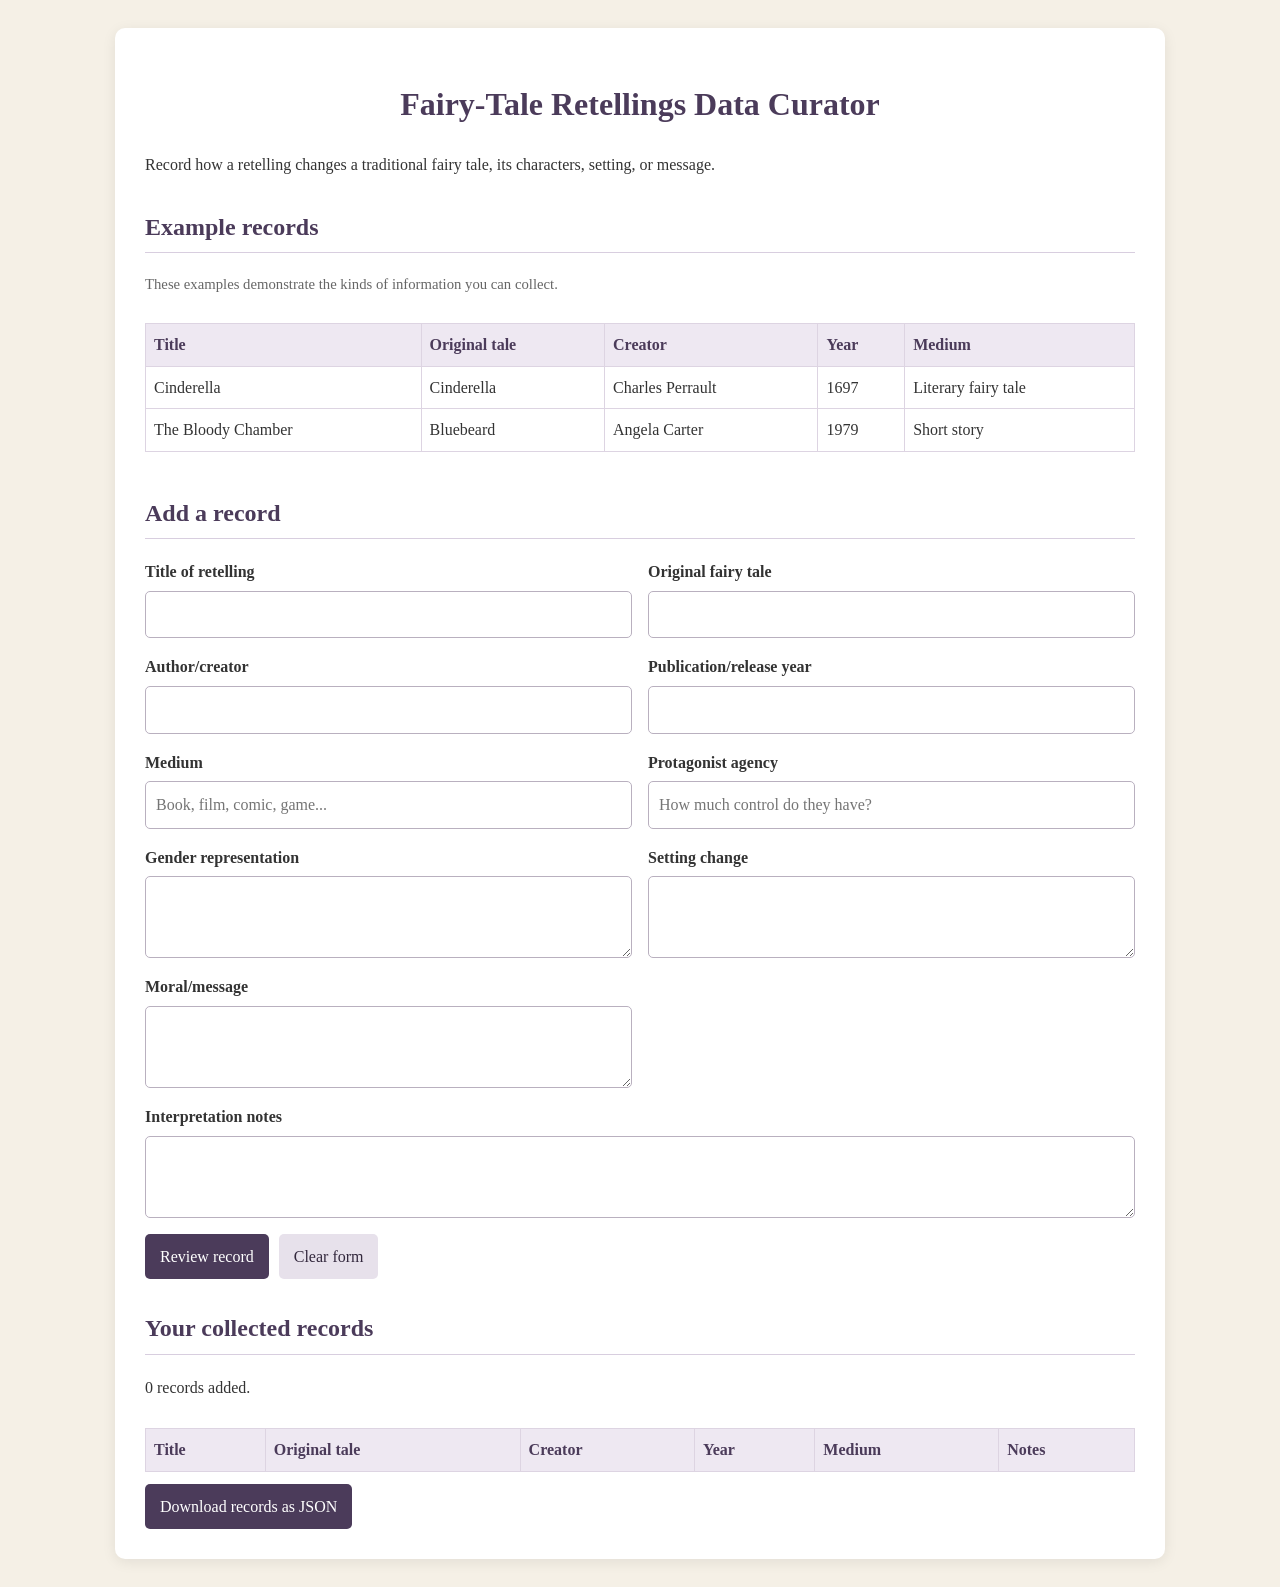
<file: python-libraries/index.html>
<!DOCTYPE html>
<html lang="en">
<head>
  <meta charset="UTF-8">
  <meta name="viewport" content="width=device-width, initial-scale=1.0">
  <title>Fairy-Tale Retellings Data Curator</title>
  <link rel="stylesheet" href="styles.css">
  <script src="script.js" defer></script>
</head>
<body>
  <main class="container">
    <h1>Fairy-Tale Retellings Data Curator</h1>
    <p>Record how a retelling changes a traditional fairy tale, its characters, setting, or message.</p>

    <section>
      <h2>Example records</h2>
      <p class="small">These examples demonstrate the kinds of information you can collect.</p>
      <div class="table-wrap">
        <table>
          <thead><tr><th>Title</th><th>Original tale</th><th>Creator</th><th>Year</th><th>Medium</th></tr></thead>
          <tbody id="example-records"></tbody>
        </table>
      </div>
    </section>

    <section>
      <h2>Add a record</h2>
      <form id="record-form">
        <div class="form-grid">
          <label>Title of retelling <input name="title" required></label>
          <label>Original fairy tale <input name="original_tale" required></label>
          <label>Author/creator <input name="creator" required></label>
          <label>Publication/release year <input name="year" inputmode="numeric" required></label>
          <label>Medium <input name="medium" placeholder="Book, film, comic, game..." required></label>
          <label>Protagonist agency <input name="protagonist_agency" placeholder="How much control do they have?" required></label>
          <label>Gender representation <textarea name="gender_representation" required></textarea></label>
          <label>Setting change <textarea name="setting_change" required></textarea></label>
          <label>Moral/message <textarea name="moral_message" required></textarea></label>
          <label class="wide">Interpretation notes <textarea name="adaptation_notes" required></textarea></label>
        </div>
        <div class="actions">
          <button type="submit">Review record</button>
          <button type="button" id="clear-form" class="secondary">Clear form</button>
        </div>
      </form>
      <div id="review-panel" class="review hidden" aria-live="polite">
        <h3>Review this record</h3>
        <dl id="review-details"></dl>
        <div class="actions">
          <button type="button" id="confirm-record">Confirm and add</button>
          <button type="button" id="edit-record" class="secondary">Edit record</button>
        </div>
      </div>
      <p id="status" role="status"></p>
    </section>

    <section>
      <h2>Your collected records</h2>
      <p id="record-count">0 records added.</p>
      <div class="table-wrap">
        <table>
          <thead><tr><th>Title</th><th>Original tale</th><th>Creator</th><th>Year</th><th>Medium</th><th>Notes</th></tr></thead>
          <tbody id="collected-records"></tbody>
        </table>
      </div>
      <button type="button" id="download-json">Download records as JSON</button>
    </section>
  </main>
</body>
</html>
</file>
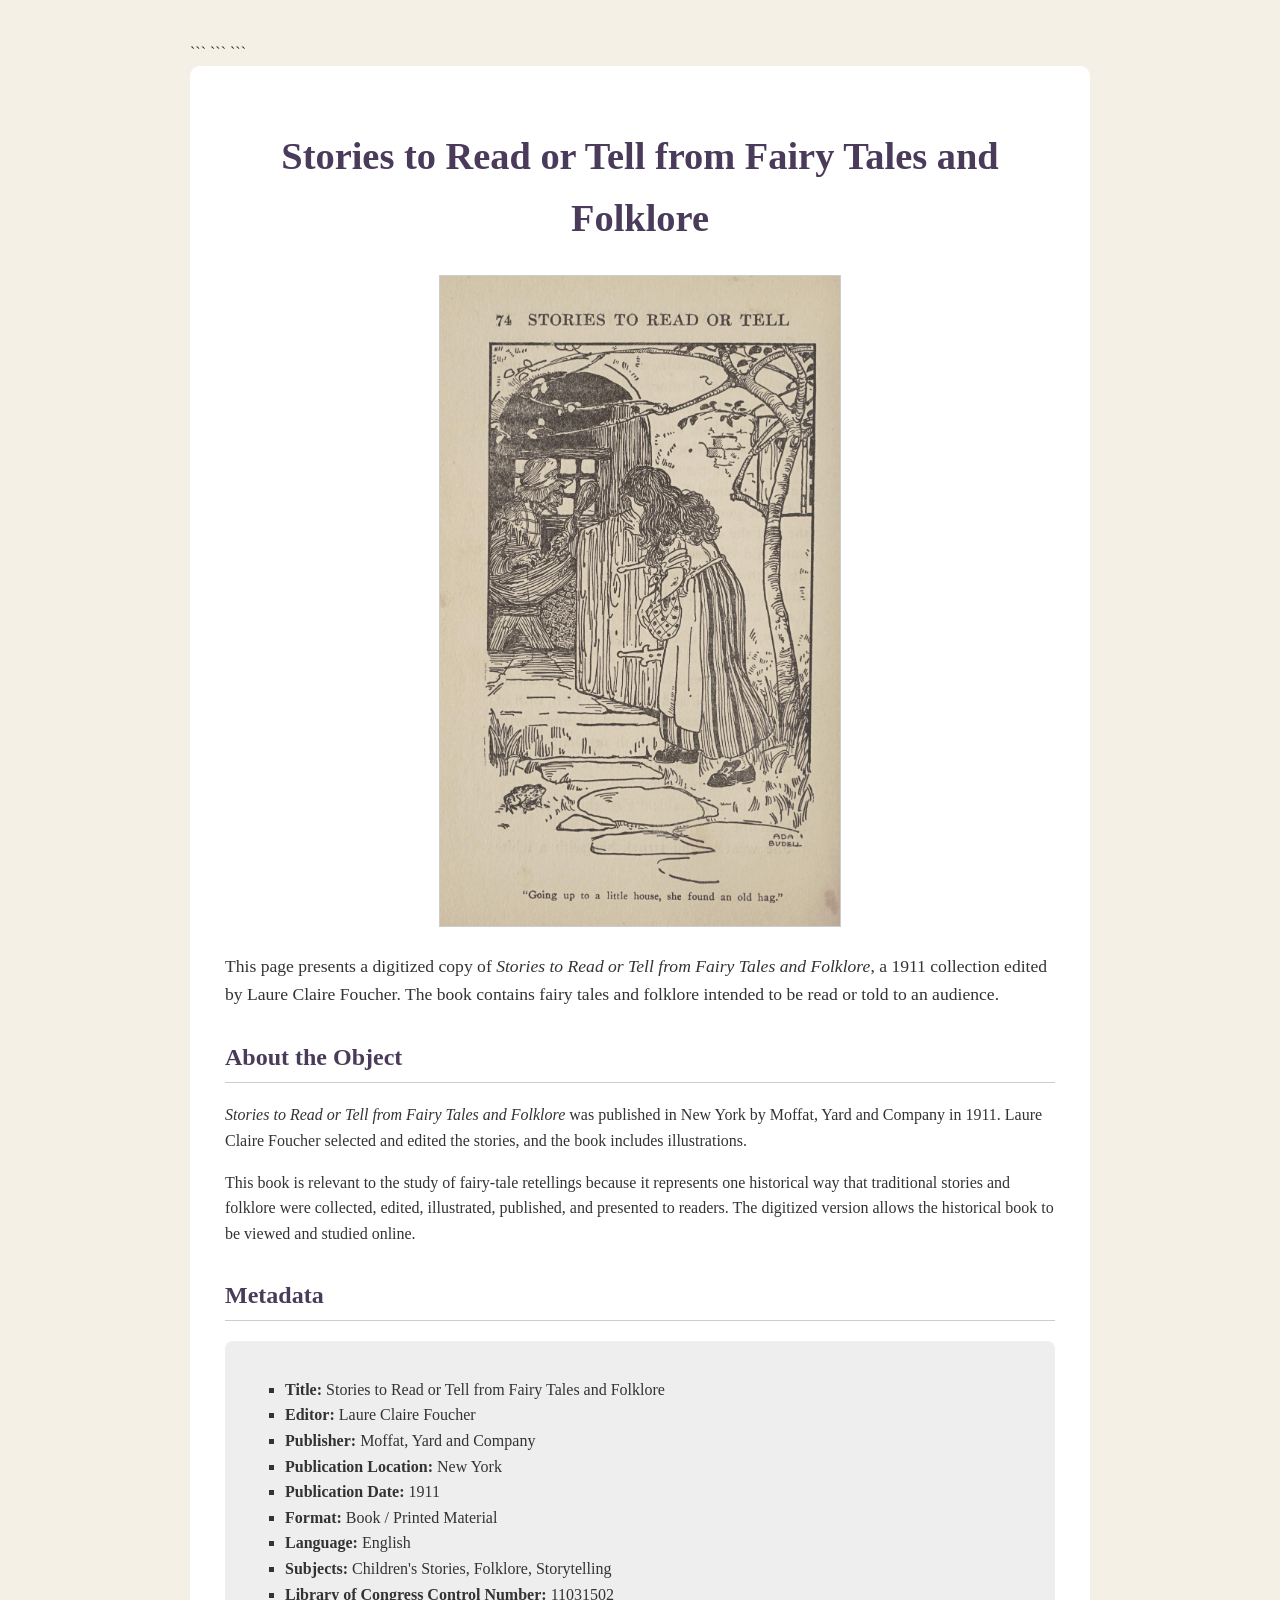
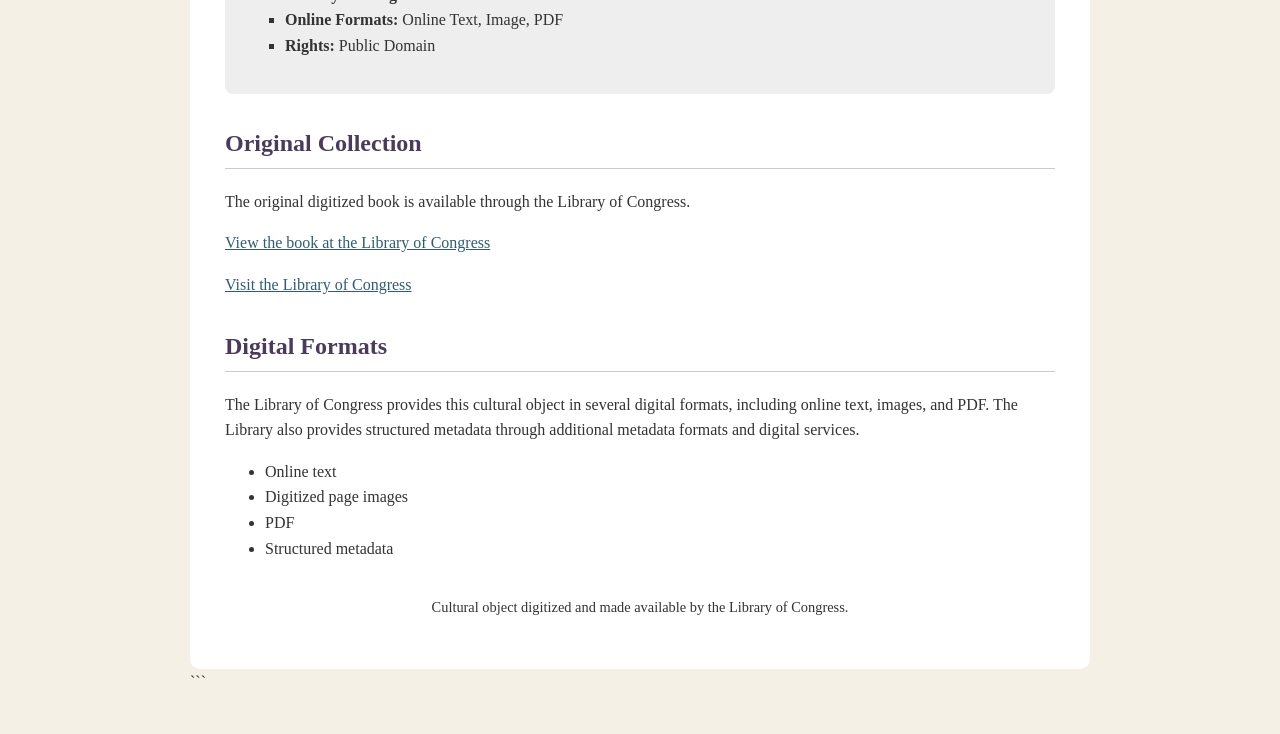
<file: source-and-style/index.html>
<!DOCTYPE html>

<html lang="en">

<head>
    <meta charset="UTF-8">
    <meta name="viewport" content="width=device-width, initial-scale=1.0">

```
<title>Stories to Read or Tell from Fairy Tales and Folklore</title>

<style>
    body {
        font-family: Georgia, serif;
        background-color: #f5f0e6;
        color: #333;
        max-width: 900px;
        margin: auto;
        padding: 40px;
        line-height: 1.6;
    }

    .container {
        background-color: white;
        padding: 35px;
        border-radius: 10px;
    }

    h1 {
        text-align: center;
        font-size: 2.4em;
        color: #4b3b5a;
    }

    h2 {
        color: #4b3b5a;
        border-bottom: 1px solid #ccc;
        padding-bottom: 5px;
        margin-top: 30px;
    }

    .object-image {
        display: block;
        max-width: 100%;
        max-height: 650px;
        margin: 25px auto;
        border: 1px solid #ccc;
    }

    .description {
        font-size: 1.1em;
    }

    .metadata {
        background-color: #eee;
        padding: 20px;
        border-radius: 8px;
    }

    .metadata ul {
        list-style-type: square;
    }

    a {
        color: #315b72;
    }

    .footer {
        margin-top: 35px;
        font-size: 0.9em;
        text-align: center;
    }
</style>
```

</head>

<body>

```
<div class="container">

    <h1>
        Stories to Read or Tell from Fairy Tales and Folklore
    </h1>

	<img
    src="images/fairy-tale-book.jpg"
    alt="Digitized page from Stories to Read or Tell from Fairy Tales and Folklore"
    class="object-image"
	>

    <p class="description">
        This page presents a digitized copy of
        <em>Stories to Read or Tell from Fairy Tales and Folklore</em>,
        a 1911 collection edited by Laure Claire Foucher. The book
        contains fairy tales and folklore intended to be read or told
        to an audience.
    </p>

   

    <h2>About the Object</h2>

    <p>
        <em>Stories to Read or Tell from Fairy Tales and Folklore</em>
        was published in New York by Moffat, Yard and Company in 1911.
        Laure Claire Foucher selected and edited the stories, and the
        book includes illustrations.
    </p>

    <p>
        This book is relevant to the study of fairy-tale retellings
        because it represents one historical way that traditional
        stories and folklore were collected, edited, illustrated,
        published, and presented to readers. The digitized version
        allows the historical book to be viewed and studied online.
    </p>

    <h2>Metadata</h2>

    <div class="metadata">

        <ul>
            <li>
                <strong>Title:</strong>
                Stories to Read or Tell from Fairy Tales and Folklore
            </li>

            <li>
                <strong>Editor:</strong>
                Laure Claire Foucher
            </li>

            <li>
                <strong>Publisher:</strong>
                Moffat, Yard and Company
            </li>

            <li>
                <strong>Publication Location:</strong>
                New York
            </li>

            <li>
                <strong>Publication Date:</strong>
                1911
            </li>

            <li>
                <strong>Format:</strong>
                Book / Printed Material
            </li>

            <li>
                <strong>Language:</strong>
                English
            </li>

            <li>
                <strong>Subjects:</strong>
                Children's Stories, Folklore, Storytelling
            </li>

            <li>
                <strong>Library of Congress Control Number:</strong>
                11031502
            </li>

            <li>
                <strong>Online Formats:</strong>
                Online Text, Image, PDF
            </li>

            <li>
                <strong>Rights:</strong>
                Public Domain
            </li>

        </ul>

    </div>

    <h2>Original Collection</h2>

    <p>
        The original digitized book is available through the
        Library of Congress.
    </p>

    <p>
        <a
            href="https://www.loc.gov/item/11031502/"
            target="_blank"
        >
            View the book at the Library of Congress
        </a>
    </p>

    <p>
        <a
            href="https://www.loc.gov/"
            target="_blank"
        >
            Visit the Library of Congress
        </a>
    </p>

    <h2>Digital Formats</h2>

    <p>
        The Library of Congress provides this cultural object in
        several digital formats, including online text, images,
        and PDF. The Library also provides structured metadata
        through additional metadata formats and digital services.
    </p>

    <ul>
        <li>Online text</li>
        <li>Digitized page images</li>
        <li>PDF</li>
        <li>Structured metadata</li>
    </ul>

    <div class="footer">
        <p>
            Cultural object digitized and made available by the
            Library of Congress.
        </p>
    </div>

</div>
```

</body>
</html>
</file>
<file: python-libraries/styles.css>
* { box-sizing: border-box; }

body {
  margin: 0;
  padding: 28px 16px;
  background: #f5f0e6;
  color: #333;
  font-family: Georgia, "Times New Roman", serif;
  line-height: 1.6;
}

.container {
  max-width: 1050px;
  margin: 0 auto;
  padding: 30px;
  background: #fff;
  border-radius: 10px;
  box-shadow: 0 3px 14px rgba(0, 0, 0, 0.08);
}

h1, h2 { color: #4b3b5a; }
h1 { text-align: center; }
h2 { border-bottom: 1px solid #d8cedf; padding-bottom: 6px; margin-top: 30px; }
.small { color: #666; font-size: 0.92rem; }

.form-grid {
  display: grid;
  grid-template-columns: repeat(2, minmax(0, 1fr));
  gap: 16px;
}

label { display: flex; flex-direction: column; gap: 6px; font-weight: bold; }
input, textarea {
  width: 100%;
  padding: 10px;
  border: 1px solid #b9b0bf;
  border-radius: 5px;
  font: inherit;
  font-weight: normal;
}
textarea { min-height: 82px; resize: vertical; }
.wide { grid-column: 1 / -1; }
.actions { display: flex; flex-wrap: wrap; gap: 10px; margin-top: 16px; }
button {
  border: 0;
  border-radius: 5px;
  padding: 10px 15px;
  background: #4b3b5a;
  color: white;
  font: inherit;
  cursor: pointer;
}
button:hover { background: #352841; }
button.secondary { background: #e7e1eb; color: #33283d; }
button.secondary:hover { background: #d9d0e0; }
.table-wrap { overflow-x: auto; }
table { width: 100%; border-collapse: collapse; margin: 12px 0; }
th, td { text-align: left; vertical-align: top; border: 1px solid #ddd4e2; padding: 8px; }
th { background: #eee8f2; color: #4b3b5a; }
.review { margin-top: 20px; padding: 16px; border: 1px solid #cfc3d9; border-radius: 6px; background: #faf8fc; }
.review dl { display: grid; grid-template-columns: minmax(130px, 1fr) 3fr; gap: 8px; }
.review dt { font-weight: bold; }
.review dd { margin: 0; white-space: pre-wrap; }
.hidden { display: none; }
#status { font-weight: bold; }
@media (max-width: 650px) {
  .container { padding: 18px; }
  .form-grid { grid-template-columns: 1fr; }
  .wide { grid-column: auto; }
  .review dl { grid-template-columns: 1fr; }
  .review dd { margin-bottom: 8px; }
}
</file>
